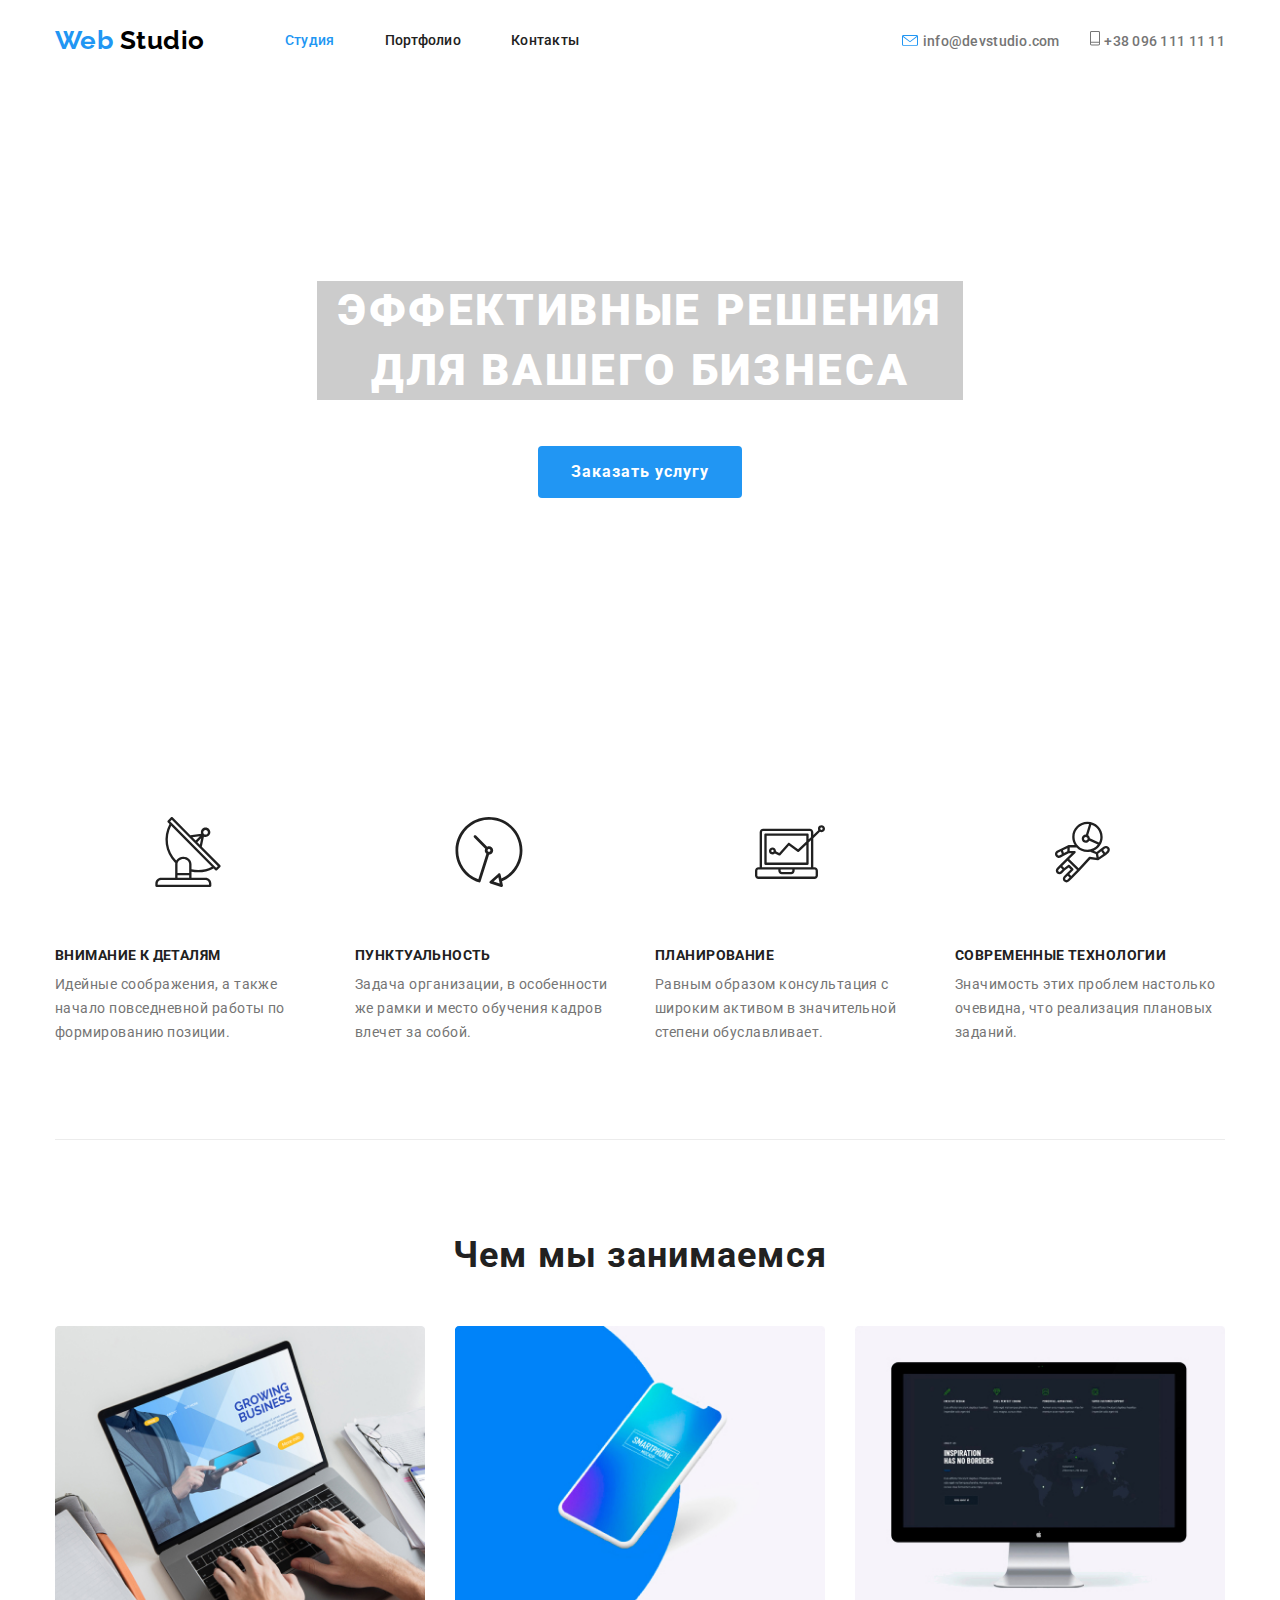
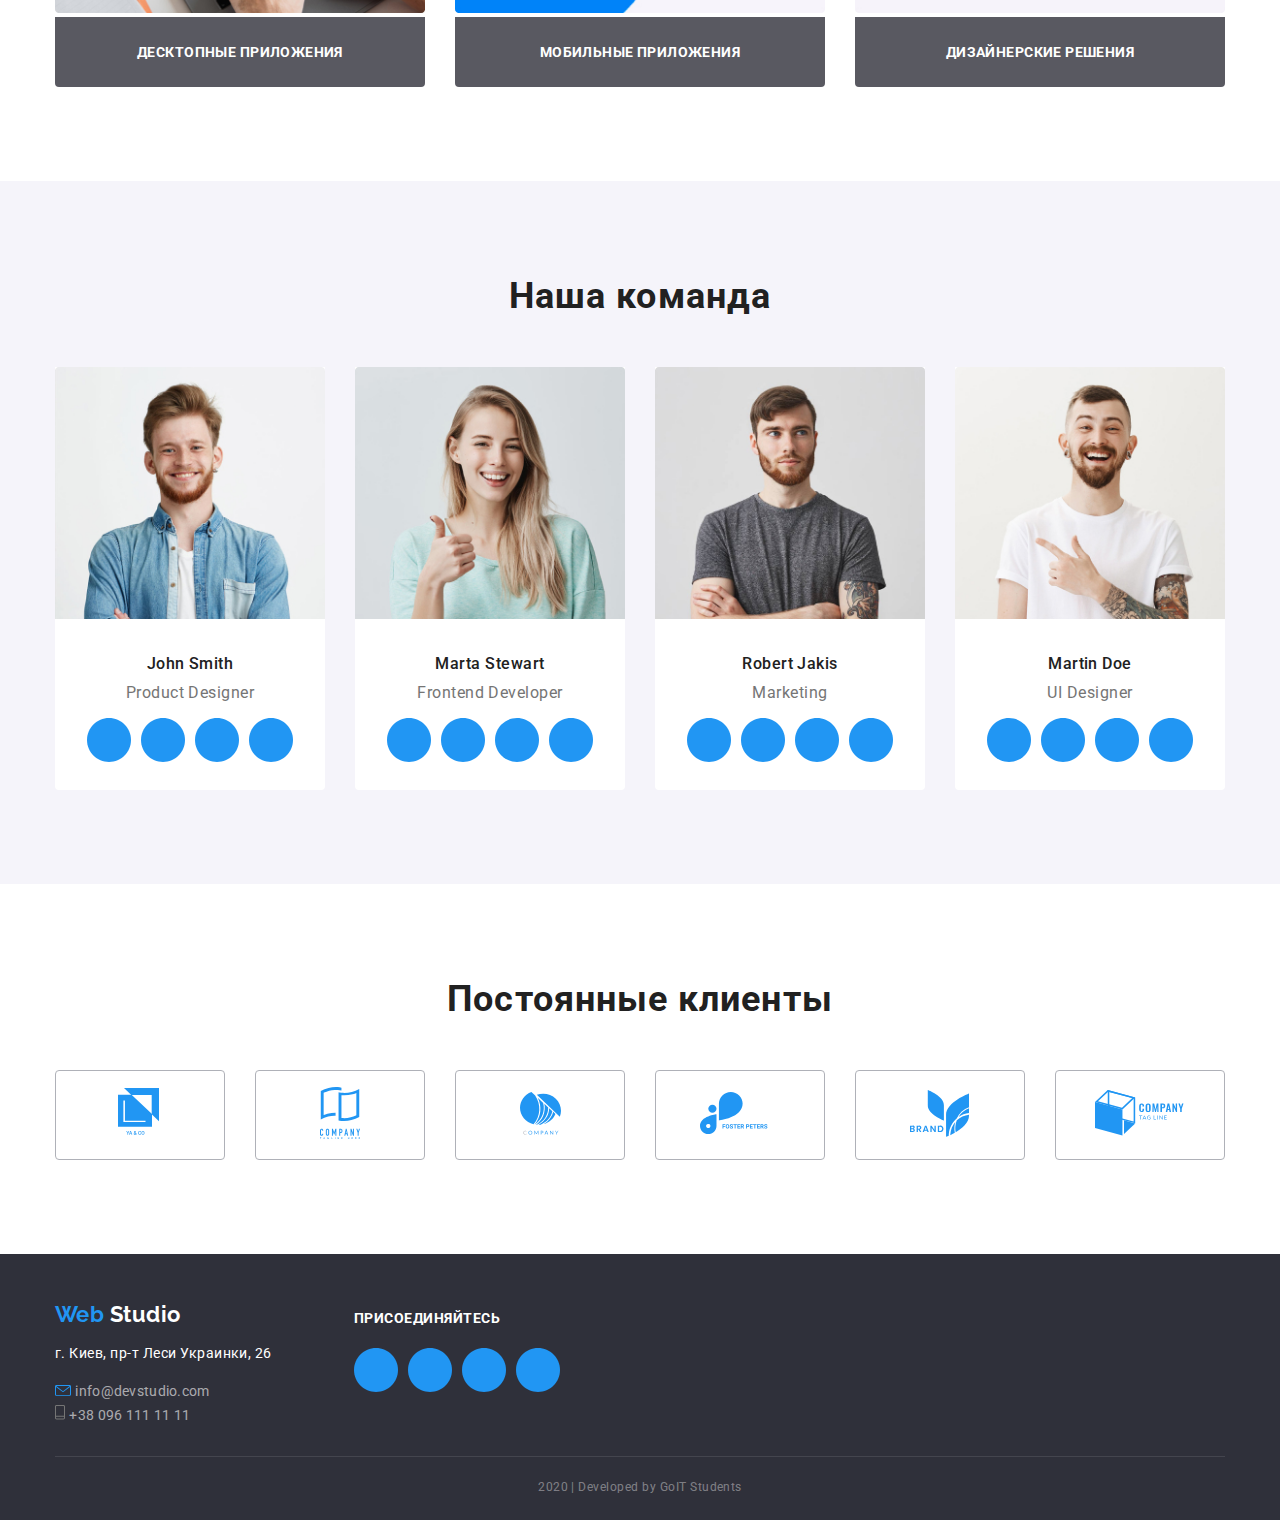
<file: index.html>
<!DOCTYPE html>
<html lang="ru">
  <head>
    <meta charset="UTF-8" />
    <meta name="viewport" content="width=device-width, initial-scale=1.0" />
    <title>Web Studio</title>
    <link href="https://fonts.googleapis.com/css2?family=Raleway:wght@700&family=Roboto:wght@400;500;700;900&display=swap"
      rel="stylesheet">
    <link rel="stylesheet" href="https://cdnjs.cloudflare.com/ajax/libs/modern-normalize/0.6.0/modern-normalize.min.css">
    <link rel="stylesheet" href="./css/styles.css" />
  </head>
  <body>
    <!-- Шапка -->
    <header class="page-header">
      <div class="container">
        <div class="main-header">

      <nav class="main-nav">
        <a href="./index.html" class="logo-header">Web<span class="color"> Studio</span></a>

        <ul class="site-nav list">
          <li class="item"><a href="" class="link current">Студия</a></li>
          <li class="item"><a href="./portfolio.html" class="link">Портфолио</a></li>
          <li class="item"><a href="" class="link">Контакты</a></li>
        </ul>

      </nav>
    
      <address class="main-address">
        <ul class="address-header list">
          <li class="item">
            <img src="./img/mail.svg" alt="Отправить письмо" />
            <a href="mailto:info@devstudio.com" class="link"> info@devstudio.com</a>
          </li>
          <li class="item">
            <img src="./img/tel.svg" alt="Позвонить" />
            <a href="tel:+380961111111" class="link">+38 096 111 11 11</a>
          </li>
        </ul>
      </address>

        </div>
      </div>
    </header>
  
    <main>
<!-- hero -->
    
      <section class="hero section">
      <div class="container">
        <h1 class="hero-title">эффективные решения для вашего бизнеса</h1>
        <a href="" class="hero-content button">Заказать услугу</a>
      </div>
      </section>

<!-- Наши преимущества -->

      <section class="section features">
      <div class="container">
        <h2 class="section-title visually-hidden  ">Наши преимущества</h2>
        <ul class="list features-list">
          <li class="features-item">
            <img src="./img/rectangle/antena.svg" alt="Радар" class="features-img"/>
            <h3 class="title">Внимание к деталям</h3>
            <p class="text">
              Идейные соображения, а также начало повседневной работы по
              формированию позиции.
            </p>
          </li>
          <li class="features-item">
            <img src="./img/rectangle/clock.svg" alt="Часы" class="features-img"/>
            <h3 class="title">Пунктуальность</h3>
            <p class="text">
              Задача организации, в особенности же рамки и место обучения кадров
              влечет за собой.
            </p>
          </li>
          <li class="features-item">
            <img src="./img/rectangle/diagram.svg" alt="Диаграмма" class="features-img"/>
            <h3 class="title">Планирование</h3>
            <p class="text">
              Равным образом консультация с широким активом в значительной
              степени обуславливает.
            </p>
          </li>
          <li class="features-item">
            <img src="./img/rectangle/astronaut.svg" alt="Астронавт" class="features-img"/>
            <h3 class="title">Современные технологии</h3>
            <p class="text">
              Значимость этих проблем настолько очевидна, что реализация
              плановых заданий.
            </p>
          </li>
        </ul>
      </div>
      </section>


<!-- Чем занимаемся -->
      
      <div class="container">
        <section class="section works">
        <h2 class="section-title">Чем мы занимаемся</h2>
        <ul class="list works-list">
          <li class="works-item">
            <img
              src="./img/what-we-do/desktop.jpg"
              alt="Десктопы"
              width="370"
              class="works-img"
            />
            <h3 class="works-text">Десктопные приложения</h3>
          </li>
          <li class="works-item">
            <img
              src="./img/what-we-do/mobile.jpg"
              alt="Мобильные устройства"
              width="370"
              class="works-img"
            />
            <h3 class="works-text">Мобильные приложения</h3>
          </li>
          <li class="works-item">
            <img
              src="./img/what-we-do/design.jpg"
              alt="Дизайн"
              width="370"
              class="works-img"
            />
            <h3 class="works-text">Дизайнерские решения</h3>
          </li>
        </ul>
      </div>
      </section>
      

<!-- Команда -->
  
      <section class="section team">
      <div class="container">
        <h2 class="section-title">Наша команда</h2>
        <ul class="list team-list">
<!-- Джон -->
          <li class="team-item">
            <img src="./img/team/1.jpg" alt="Джон" width="270px" class="team-photo"/>
            <h3 class="team-title">John Smith</h3>
            <p class="team-text">Product Designer</p>
            <ul class="list socials">
              <li class="socials-item">
                <a href="" aria-label="Ссылка на Instagram" class="link">
                  <img src="./img/team-socials/Ellipse.svg" alt="инстаграм" class="socials-img"/>
                  
                </a>
              </li>
              <li class="socials-item">
                <a href="" aria-label="Ссылка на Twitter" class="link">
                  <img src="./img/team-socials/Ellipse.svg" alt="твиттер" class="socials-img"/>
                  
                </a>
              </li>
              <li class="socials-item">
                <a href="" aria-label="Ссылка на Facebook" class="link">
                  <img src="./img/team-socials/Ellipse.svg" alt="фейсбук" class="socials-img"/>
                  
                </a>
              </li>
              <li class="socials-item">
                <a href="" aria-label="Ссылка на Linkedin" class="link">
                  <img src="./img/team-socials/Ellipse.svg" alt="линкедин" class="socials-img"/>
                  
                </a>
              </li>
            </ul>
          </li>
<!-- Марта -->
          <li class="team-item">
            <img src="./img/team/2.jpg" alt="Марта" width="270px" class="team-photo"/>
            <h3 class="team-title">Marta Stewart</h3>
            <p class="team-text">Frontend Developer</p>
            <ul class="list socials">
              <li class="socials-item">
                <a href="" aria-label="Ссылка на Instagram" class="link">
                  <img src="./img/team-socials/Ellipse.svg" alt="инстаграм" >
                  
                </a>
              </li>
              <li class="socials-item">
                <a href="" aria-label="Ссылка на Twitter" class="link">
                  <img src="./img/team-socials/Ellipse.svg" alt="твиттер" >
                  
                </a>
              </li>
              <li class="socials-item">
                <a href="" aria-label="Ссылка на Facebook" class="link">
                  <img src="./img/team-socials/Ellipse.svg" alt="фейсбук" />
                  
                </a>
              </li>
              <li class="socials-item">
                <a href="" aria-label="Ссылка на Linkedin" class="link">
                  <img src="./img/team-socials/Ellipse.svg" alt="линкедин" />
                  
                </a>
              </li>
            </ul>
            </li>
<!-- Роберт -->
          <li class="team-item">
            <img src="./img/team/3.jpg" alt="Роберт" width="270px" class="team-photo"/>
            <h3 class="team-title">Robert Jakis</h3>
            <p class="team-text">Marketing</p>
            <ul class="list socials">
              <li class="socials-item">
                <a href="" aria-label="Ссылка на Instagram" class="link">
                  <img src="./img/team-socials/Ellipse.svg" alt="инстаграм" />
                  
                </a>
              </li>
              <li class="socials-item">
                <a href="" aria-label="Ссылка на Twitter" class="link">
                  <img src="./img/team-socials/Ellipse.svg" alt="твиттер" />
                
               </a>
              </li>
              <li class="socials-item">
                <a href="" aria-label="Ссылка на Facebook" class="link">
                  <img src="./img/team-socials/Ellipse.svg" alt="фейсбук" />
                  
                </a>
              </li>
              <li class="socials-item">
                <a href="" aria-label="Ссылка на Linkedin" class="link">
                  <img src="./img/team-socials/Ellipse.svg" alt="линкедин" />
                  
                </a>
              </li>
            </ul>
          </li>
<!-- Мартин -->
          <li class="team-item">
            <img src="./img/team/4.jpg" alt="Мартин" width="270px"class="team-photo"/>
            <h3 class="team-title">Martin Doe</h3>
            <p class="team-text">UI Designer</p>
            <ul class="list socials">
              <li class="socials-item">
                <a href="" aria-label="Ссылка на Instagram" class="link">
                  <img src="./img/team-socials/Ellipse.svg" alt="инстаграм" />
                
                </a>
              </li>
              <li class="socials-item">
                <a href="" aria-label="Ссылка на Twitter" class="link">
                  <img src="./img/team-socials/Ellipse.svg" alt="твиттер" />
                
                </a>
                
              </li>
              <li class="socials-item">
                <a href="" aria-label="Ссылка на Facebook" class="link">
                  <img src="./img/team-socials/Ellipse.svg" alt="фейсбук" />
                  
                </a>
              </li>
              <li class="socials-item">
                <a href="" aria-label="Ссылка на Linkedin" class="link">
                  <img src="./img/team-socials/Ellipse.svg" alt="линкедин" />
                  
                </a>
              </li>
            </ul>
          </li>
        </ul>
      </div>
      </section>
      
<!-- Клиенты -->
      <section class="section clients">
      <div class="container">
        <h2 class="section-title">Постоянные клиенты</h2>
        <ul class="list clients-list">
          <li class="clients-item">
            <a href="" aria-label="Клиент-1">
              <img src="./img/clients/logo 1.svg" alt="">
            </a>
          </li>
          <li class="clients-item">
            <a href="" aria-label="Клиент-2">
              <img src="./img/clients/logo 2.svg" alt="">
            </a>
          </li>
          <li class="clients-item">
            <a href="" aria-label="Клиент-3">
              <img src="./img/clients/logo 3.svg" alt="">
            </a>
          </li>
          <li class="clients-item">
            <a href="" aria-label="Клиент-4">
              <img src="./img/clients/logo 4.svg" alt="">
            </a>
          </li>
          <li class="clients-item">
            <a href="" aria-label="Клиент-5">
              <img src="./img/clients/logo 5.svg" alt="">
            </a>
          </li>
          <li class="clients-item">
            <a href="" aria-label="Клиент-6">
              <img src="./img/clients/logo 6.svg" alt="">
            </a>
          </li>
        </ul>
      </div>
      </section>
    
    </main>

<!-- Подвал -->
  <footer class="footer">
      <div class="container">
    <div class="main-footer">

<!-- Контакты -->
      <section class="footer-section">
      
        <h2 class="title visually-hidden">Контакты</h2>
        <a href="./index.html" class="logo-footer">Web<span class="color"> Studio</span></a>

        <address class="sec-address">
          <p class="text">г. Киев, пр-т Леси Украинки, 26</p>
          <ul class="list address-footer">
            <li>
              <img src="./img/mail.svg" alt="Отправить письмо" />
              <a href="mailto:info@devstudio.com" class="link">info@devstudio.com</a>
            </li>
            <li>
              <img src="./img/tel.svg" alt="Позвонить" />
              <a href="tel:+380961111111" class="link">+38 096 111 11 11</a>
            </li>
          </ul>
        </address>
      </section>

      <!-- Социальные медиа -->
      <section class="socials media">
          
        <h2 class="socials-title">присоединяйтесь</h2>
         <ul class="list media-icon">
          <li class="item">
            <a href="" aria-label="Ссылка на Facebook">
              <img src="./img/team-socials/Ellipse.svg" alt="">
            </a>
          </li>
          <li class="item">
            <a href="" aria-label="Ссылка на Instagram">
              <img src="./img/team-socials/Ellipse.svg" alt="">
            </a>
          </li>
          <li class="item">
            <a href="" aria-label="Ссылка на Twitter">
              <img src="./img/team-socials/Ellipse.svg" alt="">
            </a>
          </li>
          <li class="item">
            <a href="" aria-label="Ссылка на Linkedin">
              <img src="./img/team-socials/Ellipse.svg" alt="">
            </a>
          </li>
        </ul>
      </section>
    </div>

    <p class="copy">2020 | Developed by GoIT Students</p>

      </div>
    </footer>
  </body>
</html>
</file>
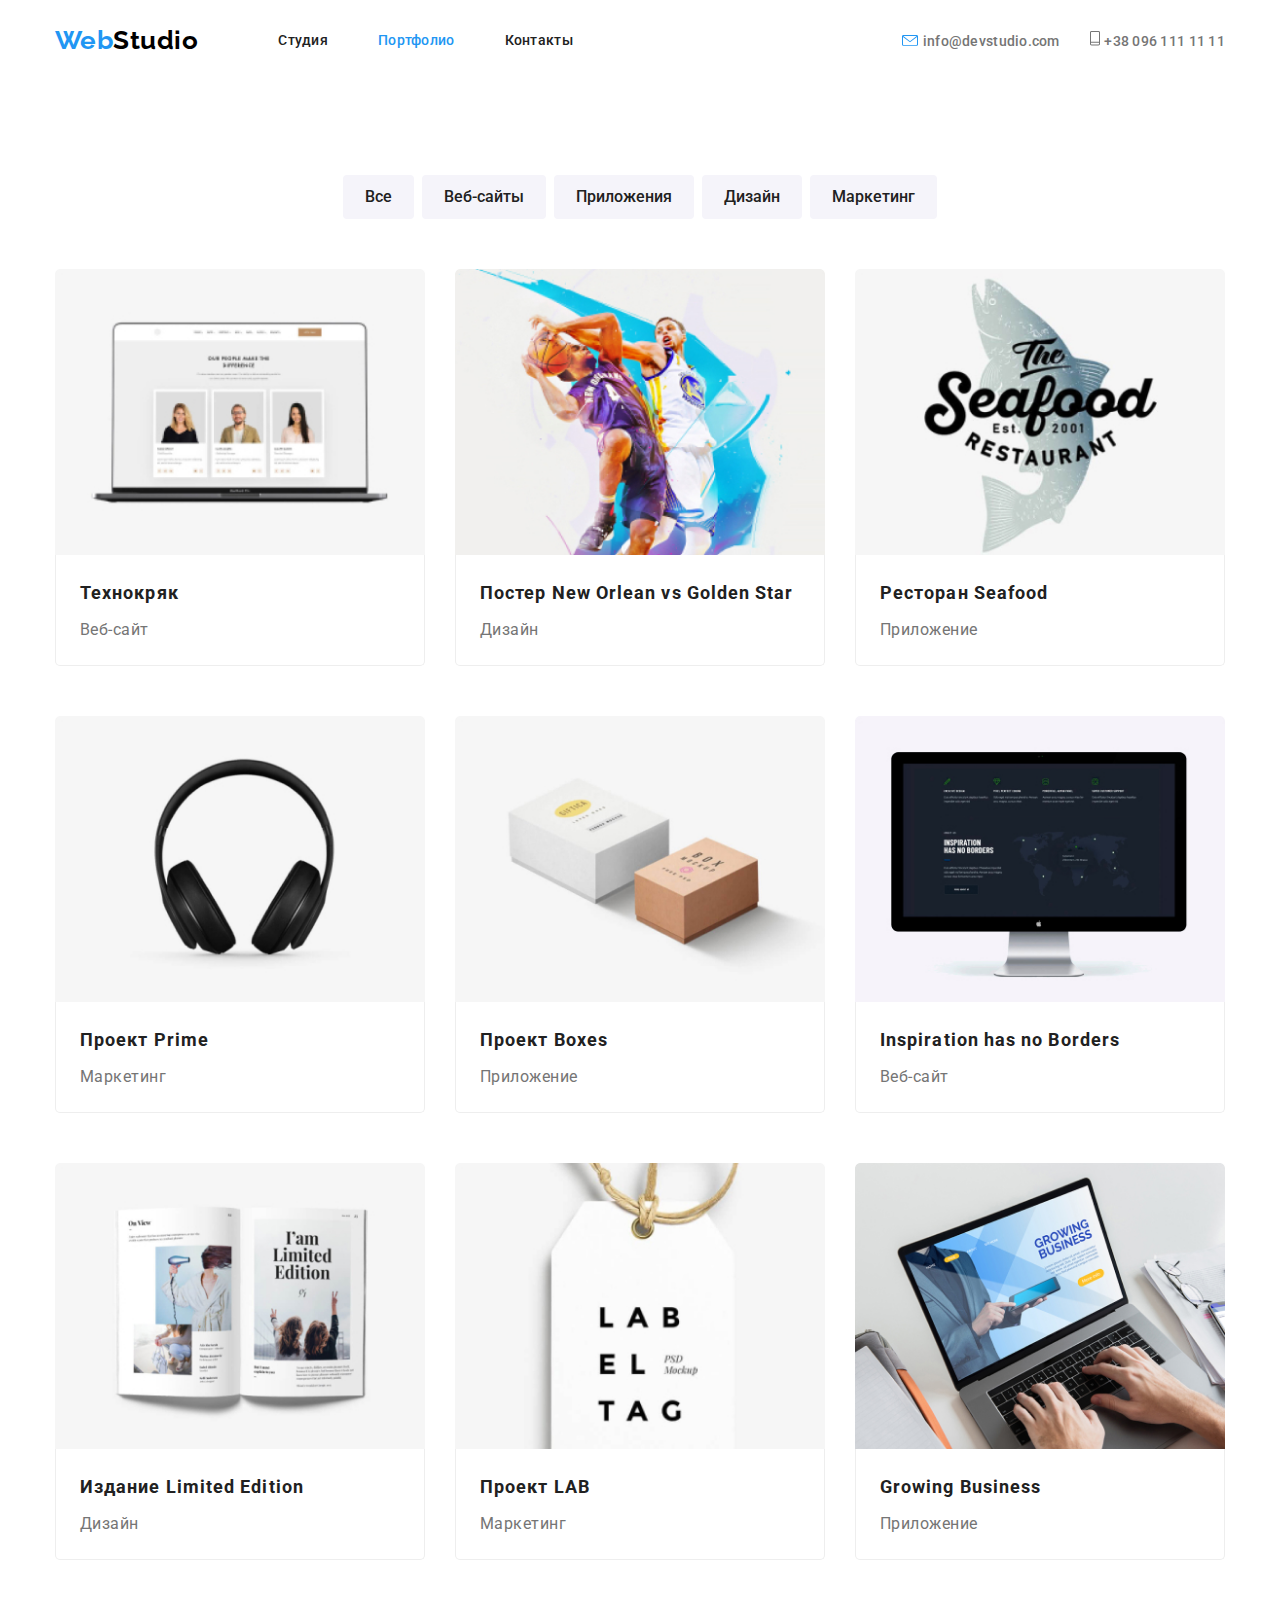
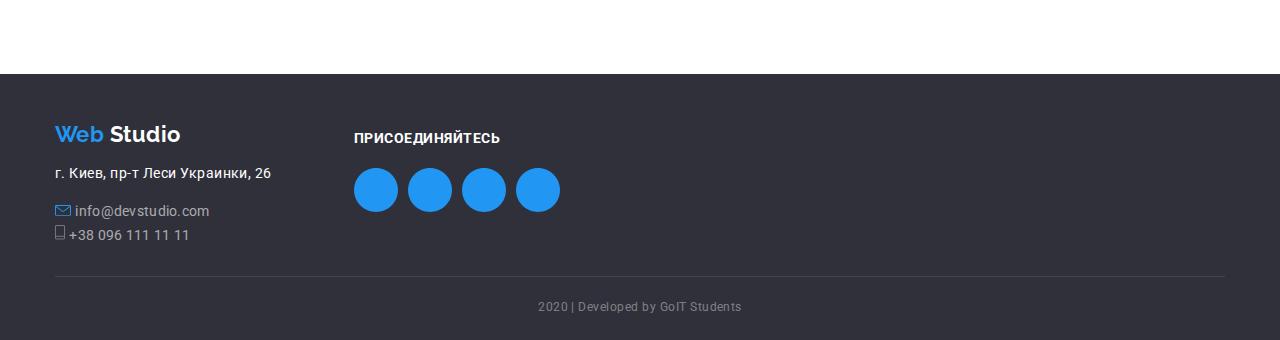
<file: portfolio.html>
<!DOCTYPE html>
<html lang="ru">
<head>
    <meta charset="UTF-8">
    <meta name="viewport" content="width=device-width, initial-scale=1.0">
    <title>Portfolio</title>
    <link href="https://fonts.googleapis.com/css2?family=Raleway:wght@700&family=Roboto:wght@400;500;700;900&display=swap"
        rel="stylesheet">
    <link rel="stylesheet" href="https://cdnjs.cloudflare.com/ajax/libs/modern-normalize/0.6.0/modern-normalize.min.css">
    <link rel="stylesheet" href="./css/styles.css">
</head>
<body>
    
    <!-- Шапка -->
    <header class="page-header">
        <div class="container">
            <div class="main-header">
    
                <nav class="main-nav">
                    <a href="./index.html" class="logo-header">Web<span class="color">Studio</span></a>
    
                    <ul class="site-nav list">
                        <li class="item"><a href="./index.html" class="link">Студия</a></li>
                        <li class="item"><a href="./portfolio.html" class="link current">Портфолио</a></li>
                        <li class="item"><a href="" class="link">Контакты</a></li>
                    </ul>
    
                </nav>
    
                <address class="main-address">
                    <ul class="address-header list">
                        <li class="item">
                            <img src="./img/mail.svg" alt="Отправить письмо" />
                            <a href="mailto:info@devstudio.com" class="link"> info@devstudio.com</a>
                        </li>
                        <li class="item">
                            <img src="./img/tel.svg" alt="Позвонить" />
                            <a href="tel:+380961111111" class="link">+38 096 111 11 11</a>
                        </li>
                    </ul>
                </address>
    
            </div>
        </div>
    </header>

<!-- Основное наполнение -->
<main>
    <section class="section products">
    <div class="container">
        <h1 class="portfolio-title visually-hidden">Наши продукты</h1>
                <ul class="list portfolio-btns">
                    <li class="btns-item">
                        <button type="button" class="section-btn">Все</button>
                    </li>
                    <li class="btns-item">
                        <button type="button" class="section-btn">Веб-сайты</button>
                    </li>
                    <li class="btns-item">
                        <button type="button" class="section-btn">Приложения</button>
                    </li>
                    <li class="btns-item">
                        <button type="button" class="section-btn">Дизайн</button>
                    </li>
                    <li class="btns-item"> 
                        <button type="button" class="section-btn">Маркетинг</button>
                    </li>
                </ul>

        <ul class="list products-list">
            <li class="portfolio-item">
                <a href="" class="card link">
                    <img src="./img/portfolio/1.jpg" alt="" class="portfolio-img">
                    <div class="card-content">
                        <h2 class="products-title">Технокряк</h2>
                        <p class="products-item">Веб-сайт</p>
                    </div>
                </a>
                
                <!-- <p class="text">Технокряк это современная площадка распространения коронавируса. Компании используют эту платформу для цифрового
                шпионажа и атак на защищённые сервера конкурентов.</p> -->
            </li>
            <li class="portfolio-item">
                <a href="" class="card link">
                    <img src="./img/portfolio/2.jpg" alt="" class="portfolio-img">
                        <div class="card-content">
                            <h2 class="products-title">Постер New Orlean vs Golden Star</h2>
                            <p class="products-item">Дизайн</p>
                        </div>
                </a>    

                <!-- <p class="text">Технокряк это современная площадка распространения коронавируса. Компании используют эту платформу для цифрового
                шпионажа и атак на защищённые сервера конкурентов.</p> -->
            </li>
            <li class="portfolio-item">
                <a href="" class="card link">
                    <img src="./img/portfolio/3.jpg" alt="" class="portfolio-img">
                    <div class="card-content">
                        <h2 class="products-title">Ресторан Seafood</h2>
                        <p class="products-item">Приложение</p>
                    </div>
                
                </a>
                <!-- <p class="text">Технокряк это современная площадка распространения коронавируса. Компании используют эту платформу для цифрового
                шпионажа и атак на защищённые сервера конкурентов.</p> -->
            </li>
            <li class="portfolio-item">
                <a href="" class="card link">
                    <img src="./img/portfolio/4.jpg" alt="" class="portfolio-img">
                    <div class="card-content">
                        <h2 class="products-title">Проект Prime</h2>
                        <p class="products-item">Маркетинг</p>
                    </div>
                </a>
                
                <!-- <p class="text">Технокряк это современная площадка распространения коронавируса. Компании используют эту платформу для цифрового
                шпионажа и атак на защищённые сервера конкурентов.</p> -->
            </li>
            <li class="portfolio-item">
                <a href="" class="card link">
                    <img src="./img/portfolio/5.jpg" alt="" class="portfolio-img">
                    <div class="card-content">
                        <h2 class="products-title">Проект Boxes</h2>
                        <p class="products-item">Приложение</p>
                    </div>
                </a>
                <!-- <p class="text">Технокряк это современная площадка распространения коронавируса. Компании используют эту платформу для цифрового
                шпионажа и атак на защищённые сервера конкурентов.</p> -->
            </li>
            <li class="portfolio-item">
                <a href="" class="card link">
                    <img src="./img/portfolio/6.jpg" alt="" class="portfolio-img">
                    <div class="card-content">
                        <h2 class="products-title">Inspiration has no Borders</h2>
                        <p class="products-item">Веб-сайт</p>
                    </div>
                </a>
                <!-- <p class="text">Технокряк это современная площадка распространения коронавируса. Компании используют эту платформу для цифрового
                шпионажа и атак на защищённые сервера конкурентов.</p> -->
            </li>
            <li class="portfolio-item">
                <a href="" class="card link">
                    <img src="./img/portfolio/7.jpg" alt="" class="portfolio-img">
                    <div class="card-content">
                        <h2 class="products-title">Издание Limited Edition</h2>
                        <p class="products-item">Дизайн</p>
                    </div>
                </a>    
                <!-- <p class="text">Технокряк это современная площадка распространения коронавируса. Компании используют эту платформу для цифрового
                шпионажа и атак на защищённые сервера конкурентов.</p> -->
            </li>
            <li class="portfolio-item">
                <a href="" class="card link">
                    <img src="./img/portfolio/8.jpg" alt="" class="portfolio-img">
                    <div class="card-content">
                        <h2 class="products-title">Проект LAB</h2>
                        <p class="products-item">Маркетинг</p>
                    </div>
                </a>    
                <!-- <p class="text">Технокряк это современная площадка распространения коронавируса. Компании используют эту платформу для цифрового
                шпионажа и атак на защищённые сервера конкурентов.</p> -->
            </li>
            <li class="portfolio-item">
                <a href="" class="card link">
                    <img src="./img/portfolio/9.jpg" alt="" class="portfolio-img">
                    <div class="card-content">
                        <h2 class="products-title">Growing Business</h2>
                        <p class="products-item">Приложение</p>
                    </div>
                </a>
                <!-- <p class="text">Технокряк это современная площадка распространения коронавируса. Компании используют эту платформу для цифрового
                шпионажа и атак на защищённые сервера конкурентов.</p> -->
            </li>  
        </ul>
    </div>
    </section>
</main>

<!-- Подвал -->
<footer class="footer">
    <div class="container">
        <div class="main-footer">

            <!-- Контакты -->
            <section class="footer-section">

                <h2 class="title visually-hidden">Контакты</h2>
                <a href="./index.html" class="logo-footer">Web<span class="color"> Studio</span></a>

                <address class="sec-address">
                    <p class="text">г. Киев, пр-т Леси Украинки, 26</p>
                    <ul class="list address-footer">
                        <li>
                            <img src="./img/mail.svg" alt="Отправить письмо" />
                            <a href="mailto:info@devstudio.com" class="link">info@devstudio.com</a>
                        </li>
                        <li>
                            <img src="./img/tel.svg" alt="Позвонить" />
                            <a href="tel:+380961111111" class="link">+38 096 111 11 11</a>
                        </li>
                    </ul>
                </address>
            </section>

            <!-- Социальные медиа -->
            <section class="socials media">

                <h2 class="socials-title">присоединяйтесь</h2>
                <ul class="list media-icon">
                    <li class="item">
                        <a href="" aria-label="Ссылка на Facebook">
                            <img src="./img/team-socials/Ellipse.svg" alt="">
                        </a>
                    </li>
                    <li class="item">
                        <a href="" aria-label="Ссылка на Instagram">
                            <img src="./img/team-socials/Ellipse.svg" alt="">
                        </a>
                    </li>
                    <li class="item">
                        <a href="" aria-label="Ссылка на Twitter">
                            <img src="./img/team-socials/Ellipse.svg" alt="">
                        </a>
                    </li>
                    <li class="item">
                        <a href="" aria-label="Ссылка на Linkedin">
                            <img src="./img/team-socials/Ellipse.svg" alt="">
                        </a>
                    </li>
                </ul>
            </section>
        </div>

        <p class="copy">2020 | Developed by GoIT Students</p>

    </div>
</footer>
  </body>
</html>
</file>
<file: css/styles.css>
/* Цвет основного текста #212121*/
/* Вторичный цвет текста #757575*/
/* Третий цвет #FFFFFF */
/* Цвет inline svg #AFB1B8 */
/* Ацент #2196F3 */
/* Футер rgba(255, 255, 255, 0.6)*/
/* Копирайт #rgba(255, 255, 255, 0.4) */

/* Цвет фона #FFFFFF */
/* Вторичный цвет фона #F5F4FA */
/* Цвет фона подвала #2F303A */

:root {
	--primary-text-color: #212121;
	--secondary-text-color: #757575;
	--third-text-color: #ffffff;
	--accent-color: #2196f3;
	--inline-svg-color: #afb1b8;
	--main-bgc-color: #ffffff;
	--secondary-bgc-color: #f5f4fa;
	--footer-bgc-color: #2f303a;
}

html {
	box-sizing: border-box;
}

*,
*::before,
*::after {
	box-sizing: inherit;
}

body {
	background-color: var(--main-bgc-color);
	color: var(--primary-text-color);

	font-family: Roboto, sans-serif;
	line-height: 1.2;
	letter-spacing: 0.03em;
}

.link {
	color: inherit;
	text-decoration: none;
}

.list {
	padding: 0;
	margin: 0;
	list-style: none;
}

/* Центрирование на странице */
.container {
	width: 1200px;
	margin: 0 auto;
	padding-left: 15px;
	padding-right: 15px;
	/* outline: 1px solid green; */
}

/* Вжать img в контейнер */
.img {
	display: block;
	max-width: 100%;
	height: auto;
}

/* Скрыть визуально текст */
.visually-hidden {
	position: absolute;
	width: 1px;
	height: 1px;
	margin: -1px;
	border: 0;
	padding: 0;
	clip: rect(0 0 0 0);
	overflow: hidden;
}

/* Logo Logo Logo*/

.logo-header,
.logo-footer {
	color: var(--accent-color);
	font-family: Raleway, sans-serif;
	font-weight: 700;
	font-size: 26px;
	text-decoration: none;
}
.logo-header .color {
	color: #000000;
}

.logo-footer {
	font-size: 22px;
	line-height: 1.18;
}

.logo-footer .color {
	color: var(--third-text-color);
}

/* header */
/* .page-header {
	background-color: #ccc;
} */

/* Header-nav */

.main-header {
	display: flex;
	align-items: center;
}

.main-nav {
	display: flex;
	align-items: center;
}

.main-address {
	margin-left: auto;
}

/* Site-nav Site-nav Site-nav*/

.site-nav {
	display: flex;
	margin-left: 80px;
}

.site-nav .item + .item {
	margin-left: 50px;
}

.site-nav .link {
	display: block;
	padding-top: 32px;
	padding-bottom: 32px;

	color: inherit;
	font-weight: 500;
	font-size: 14px;
	letter-spacing: 0.02em;
	text-decoration: none;

	/* background-color: yellow; */
}

.site-nav .link:hover,
.site-nav .link:focus {
	color: var(--accent-color);
}

.site-nav .link.current {
	color: var(--accent-color);
}

/* Address Address Address*/

.address-header .link {
	color: var(--secondary-text-color);
	font-style: normal;
	font-weight: 500;
	font-size: 14px;
	letter-spacing: 0.02em;
	text-decoration: none;
}

.address-header .link:hover,
.address-header .link:focus {
	color: var(--accent-color);
}

.address-footer .link {
	color: rgba(255, 255, 255, 0.6);
	font-style: normal;
	font-weight: 400;
	font-size: 14px;
	line-height: 1.71;
	letter-spacing: 0.02em;
	text-decoration: none;
}

.address-footer .link:hover,
.address-footer .link:focus {
	color: var(--accent-color);
}

.address-header {
	display: flex;
	/* margin-left: auto; */
}

.address-header .item + .item {
	margin-left: 30px;
}

/* Section Section Section*/

.section {
	padding-top: 94px;
	padding-bottom: 94px;
}

.section-title {
	margin-top: 0;
	margin-bottom: 50px;

	font-weight: 700;
	font-size: 36px;
	line-height: 1.17;
	text-align: center;
	letter-spacing: 0.03em;
}

/* Hero Hero Hero */

.hero {
	padding-top: 200px;
	padding-bottom: 200px;

	text-align: center;

	/* background-color: tomato; */
}

.hero .hero-title {
	width: 646px;
	margin-top: 0;
	margin-bottom: 46px;
	margin-right: auto;
	margin-left: auto;

	color: var(--third-text-color);
	font-weight: 900;
	font-size: 44px;
	line-height: 1.36;
	letter-spacing: 0.06em;
	text-transform: uppercase;

	background-color: #ccc;
}

.hero .button {
	display: inline-block;
	border: 1px solid transparent;
	border-radius: 4px;
	padding: 10px 32px;
	min-width: 200px;

	color: var(--third-text-color);
	background-color: var(--accent-color);

	font-weight: 700;
	font-size: 16px;
	line-height: 1.87;
	letter-spacing: 0.06em;
	text-decoration: none;
	text-align: center;
}

.hero .hero-content:focus {
	color: var(--accent-color);
}

/* Features Features Features*/

.features-list {
	display: flex;

	/* background-color: yellow; */
}

.features-list .title {
	font-weight: 700;
	font-size: 14px;
	letter-spacing: 0.03em;
	text-transform: uppercase;
}

.features-list .features-item {
	width: calc((100% - 90px) / 4);
}

.features-list .features-item + .features-item {
	margin-left: 30px;
}

.features-item .features-img {
	/* display: block; */
	margin-top: 0;
	margin-bottom: 30px;
	padding: 25px 100px;
	margin-right: 0;
	/* margin-left: auto;
	margin-right: auto; */
}

.features-list .text {
	margin-top: 0;
	margin-bottom: 0;
	color: var(--secondary-text-color);
	font-size: 14px;
	line-height: 1.71;
}

.features-list .title {
	margin-top: 0;
	margin-bottom: 10px;
}

/* Works Works Works*/

.works {
	padding-top: 94px;
	border-top: 1px solid #ececec;

	/* background-color: salmon; */
}

/* .works .section-title {
	margin-bottom: 50px;
} */

.works .works-list {
	display: flex;
	color: var(--third-text-color);
}

.works-list .works-item {
	width: calc((100% - 60px) / 3);
}

.works-list .works-item + .works-item {
	margin-left: 30px;
}

.works .works-text {
	margin-top: 0;
	margin-bottom: 0;
	height: 70px;
	padding-top: 27px;
	padding-bottom: 27px;

	font-weight: 700;
	font-size: 14px;
	line-height: 1.1429;
	text-align: center;
	letter-spacing: 0.03em;
	text-transform: uppercase;

	background-color: rgba(47, 48, 58, 0.8);
	border-radius: 0px 0px 4px 4px;
}

/* .works .works-img {
} */

/* Team Team Team */

.team {
	background-color: var(--secondary-bgc-color);
	text-align: center;
}

.team .team-list {
	display: flex;
	/* padding-bottom: 24px; */
}

.team-list .team-item {
	width: calc((100% - 90px) / 4);

	background-color: var(--third-text-color);
	border-radius: 4px;
}

.team-list .team-item + .team-item {
	margin-left: 30px;
}

.team-list .team-item {
	padding-bottom: 24px;
}

.team .link {
	color: var(--inline-svg-color);
	text-decoration: none;
}

.team .team-photo {
	margin-top: 0;
	margin-bottom: 30px;
}

.team .team-title {
	margin-top: 0;
	margin-bottom: 10px;
	font-weight: 500;
	font-size: 16px;
	/* text-align: center; */
}

.team .team-text {
	margin-top: 0;
	margin-bottom: 16px;
	color: var(--secondary-text-color);
	font-weight: 400;
	font-size: 16px;
	/* text-align: center; */
}

.team-list .socials {
	display: flex;
	justify-content: center;
}

.socials .socials-item + .socials-item {
	margin-left: 10px;
}

/* Clients Clients Clients */

/* .clients {
	background-color: yellowgreen;
} */

.clients .clients-list {
	display: flex;
	justify-content: center;
}

.clients-item {
	display: flex;
	width: calc((100% - 150px) / 6);
	height: 90px;
	align-items: center;
	justify-content: center;

	border: 1px solid #afb1b8;
	border-radius: 4px;
}

.clients-list .clients-item + .clients-item {
	margin-left: 30px;
}

.clients .link:hover,
.clients .link:focus {
	color: var(--accent-color);
}

/* Footer Footer Footer*/

.footer {
	color: var(--third-text-color);
	background-color: var(--footer-bgc-color);
}

.footer-section .sec-address {
	width: 230px;
}

.main-footer {
	display: flex;
	padding-bottom: 28px;
}

.media {
	margin-top: 56px;
	margin-left: 69px;
}

.media .media-icon {
	display: flex;
}

.media-icon .item + .item {
	margin-left: 10px;
}

.footer .footer-section {
	padding-top: 48px;
}

.footer .title {
	margin-top: 0;
}

.footer .text {
	font-style: normal;
	font-weight: normal;
	font-size: 14px;
	line-height: 1.71;
}

/* footer socials */

.socials .link {
	color: var(--inline-svg-color);
	text-decoration: none;
}

.socials .link:hover,
.socials .link:focus {
	color: var(--accent-color);
}

.socials .socials-title {
	margin-top: 0;
	margin-bottom: 21px;

	font-weight: 700;
	font-size: 14px;
	text-transform: uppercase;
}

/* footer copyright */

.footer .copy {
	margin-top: 0;
	margin-bottom: 0;
	padding-top: 18px;
	padding-bottom: 21px;

	color: rgba(255, 255, 255, 0.4);
	font-size: 12px;
	line-height: 2;
	text-align: center;

	border-top: 1px solid rgba(255, 255, 255, 0.1);
}

/* Portfolio Portfolio Portfolio */

/* Button */
.section .section-btn {
	padding: 6px 22px;

	font-family: inherit;
	color: var(--primary-text-color);
	background-color: var(--secondary-bgc-color);
	font-weight: 500;
	font-size: 16px;
	line-height: 2;
	text-align: center;

	border: none;
	border-radius: 4px;
}

.section .section-btn:hover,
.section .section-btn:focus {
	color: var(--third-text-color);
	background-color: var(--accent-color);
}

/* Portfolio products */

/* .products {
	text-align: center;
	background-color: tomato;
} */

/* Portfolio title */

.products-list .portfolio-img {
	display: block;
	width: 370px;
}

.products-list .products-title {
	margin-top: 0;
	margin-bottom: 4px;

	font-weight: 700;
	font-size: 18px;
	line-height: 2;
	letter-spacing: 0.06em;
}

.products-list .products-item {
	margin-top: 0;
	margin-bottom: 0;

	color: var(--secondary-text-color);
	font-size: 16px;
	line-height: 1.87;
}

.products .text {
	color: var(--third-text-color);
	font-size: 18px;
	line-height: 1.56;
	/* сменил для ментора */
	background-color: var(--secondary-text-color);
}

.products .portfolio-btns {
	display: flex;
	margin-bottom: 50px;
	justify-content: center;

	/* background-color: #ccc; */
}

.portfolio-btns .item {
	align-items: center;
}

.portfolio-btns .btns-item + .btns-item {
	margin-left: 8px;
}

.products .products-list {
	display: flex;
	flex-wrap: wrap;
}

.products-list .portfolio-item {
	width: calc((100% - 60px) / 3);
	margin-right: 30px;
	margin-bottom: 30px;
	padding-bottom: 20px;

	border-top-left-radius: 5px;
	border-top-right-radius: 5px;
	overflow: hidden;
}

/* ------- РАМКА КАРТОЧКИ ------- */

.portfolio-item .card-content {
	padding: 20px 24px;

	border-right-width: 1px;
	border-right-style: solid;
	border-right-color: #eeeeee;
	border-left-width: 1px;
	border-left-style: solid;
	border-left-color: #eeeeee;
	border-bottom-width: 1px;
	border-bottom-style: solid;
	border-bottom-color: #eeeeee;

	border-bottom-right-radius: 5px;
	border-bottom-left-radius: 5px;
}

.portfolio-item:nth-child(3n) {
	margin-right: 0;
}

.portfolio-item:nth-last-child(-n + 3) {
	margin-bottom: 0;
}

/* Альтернатитвное решение

.portfolio-item:not(:nth-child(3n)) {
	margin-right: 30px;

.portfolio-item:not(:nth-child(-n + 3)) {
	margin-bottom: 30px; */
</file>
